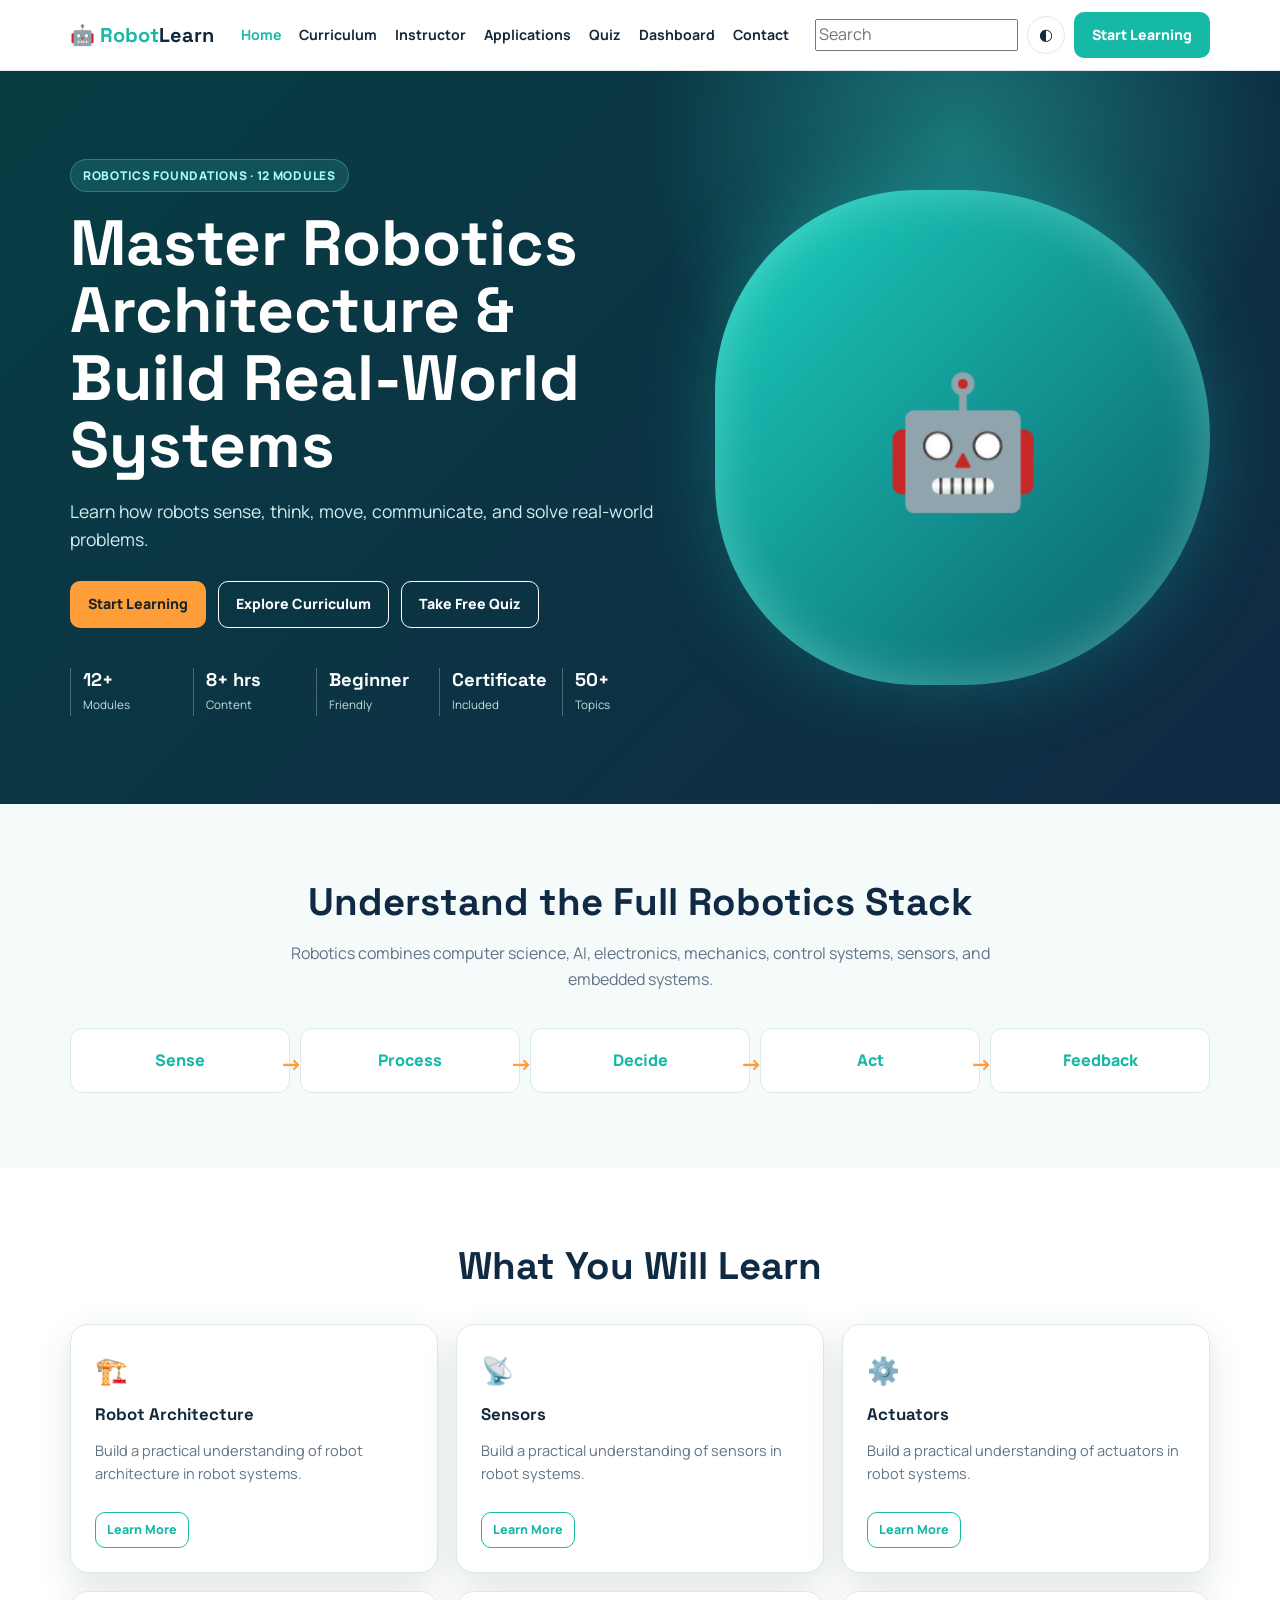
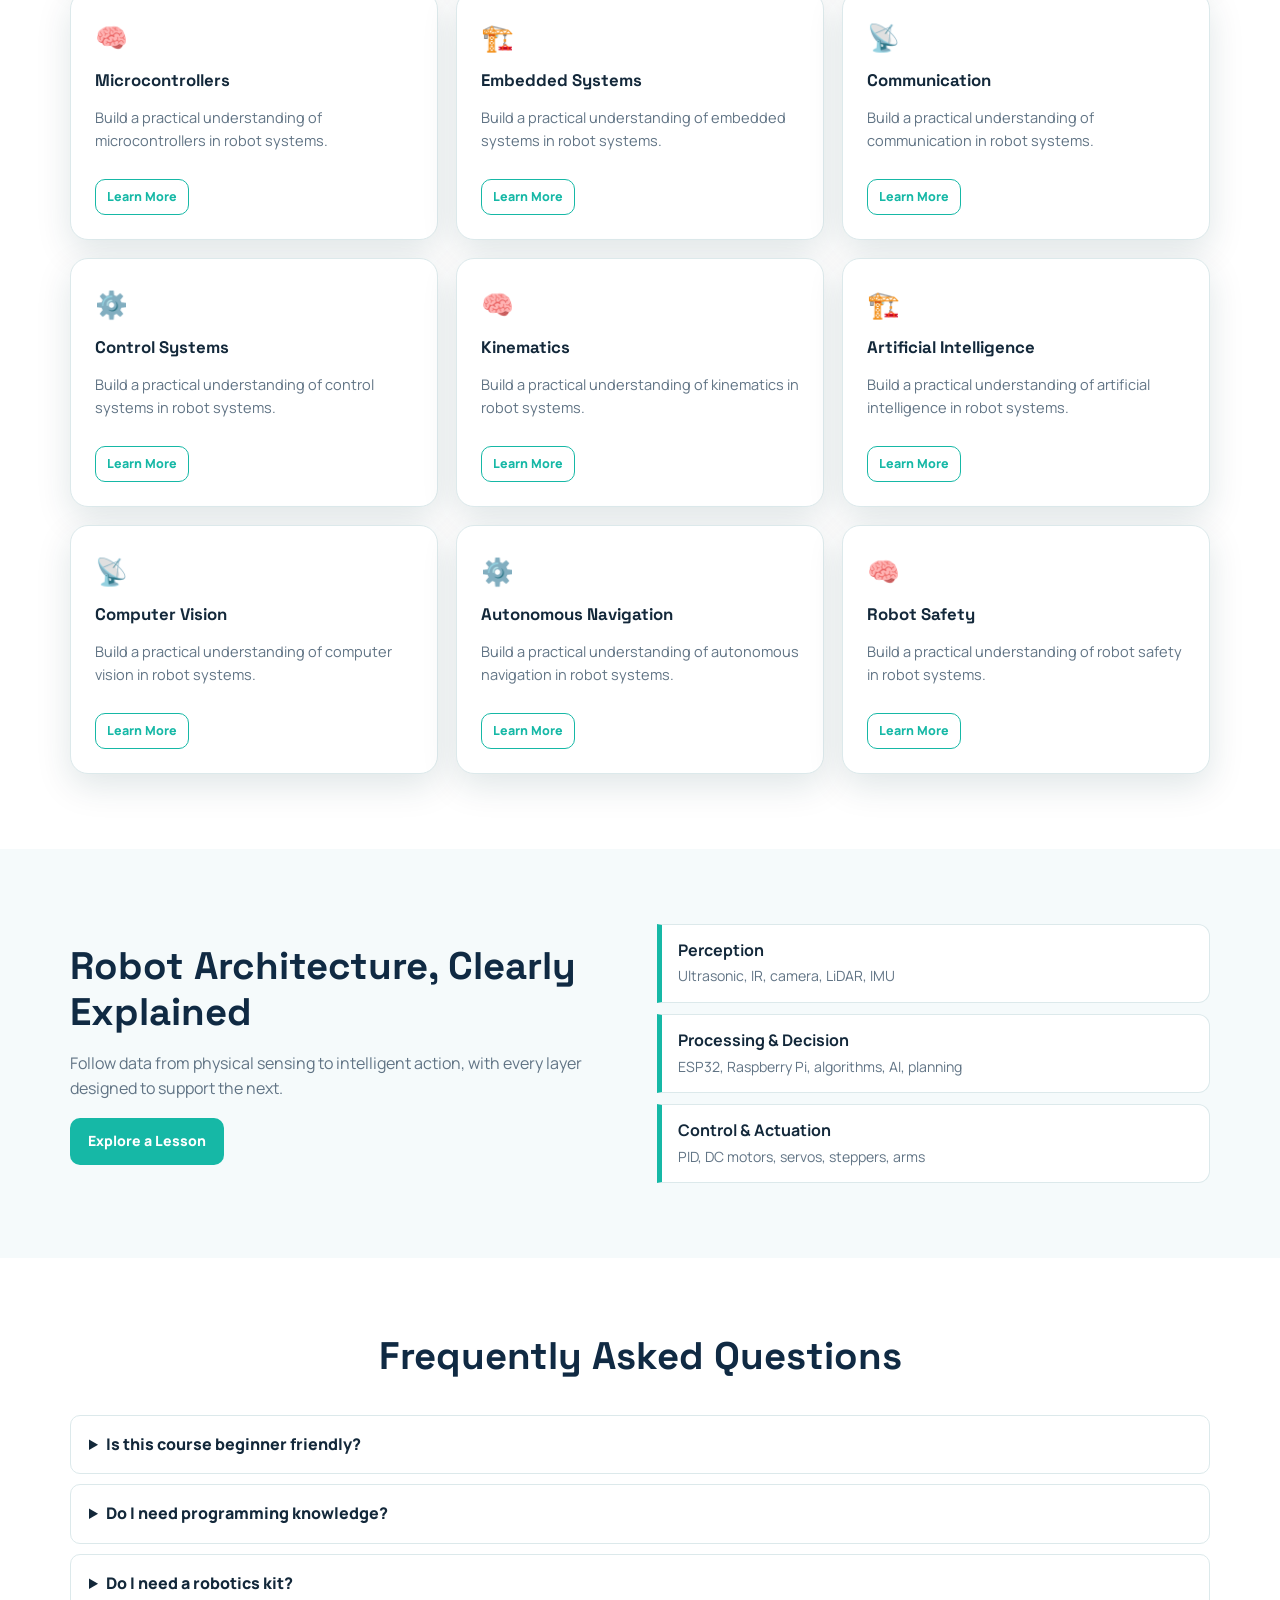
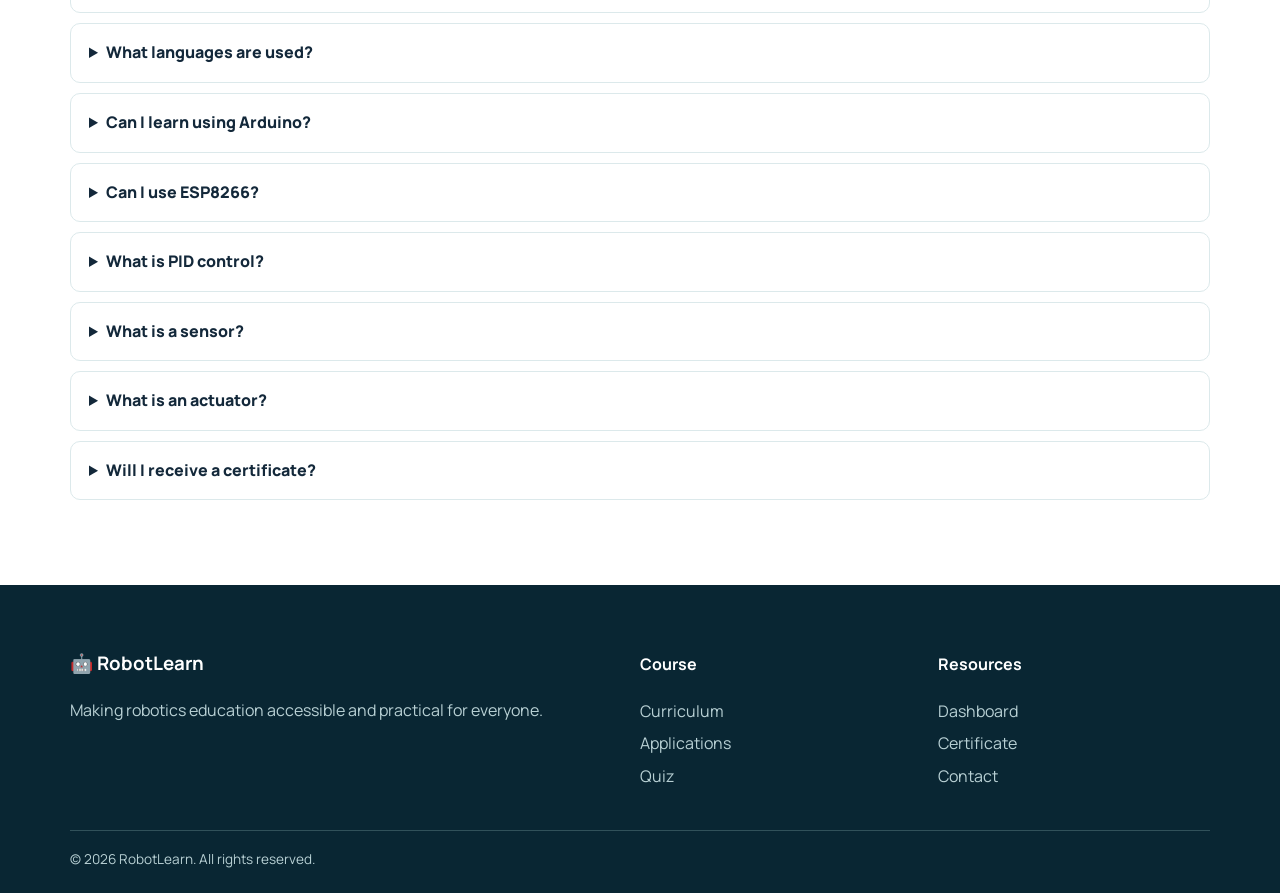
<file: index.html>
<!DOCTYPE html>
<html

<head>
    

    <title>RobotLearn | Robotics Course</title>

    <link rel="stylesheet" href="css/style.css">
</head>

<body>

    <!-- Navigation -->
    <nav class="navbar">
        <div class="container nav-container">

            <a class="logo" href="index.html">
                🤖 Robot<span>Learn</span>
            </a>

            <button class="menu-toggle" aria-label="Open navigation">
                ☰
            </button>

            <ul class="nav-links">
                <li><a href="index.html">Home</a></li>
                <li><a href="curriculum.html">Curriculum</a></li>
                <li><a href="instructor.html">Instructor</a></li>
                <li><a href="applications.html">Applications</a></li>
                <li><a href="quiz.html">Quiz</a></li>
                <li><a href="dashboard.html">Dashboard</a></li>
                <li><a href="contact.html">Contact</a></li>
            </ul>

            <div class="nav-actions">

                <div class="search">
                    <input
                        id="siteSearch"
                        aria-label="Search lessons"
                        placeholder="Search"
                    >

                    <div
                        id="searchResults"
                        class="search-results hidden">
                    </div>
                </div>

                <button
                    class="theme-toggle"
                    aria-label="Toggle dark mode">
                    ◐
                </button>

                <a class="btn btn-primary" href="enroll.html">
                    Start Learning
                </a>

            </div>
        </div>
    </nav>


    <main>

        <!-- Hero Section -->
        <section class="hero">
            <div class="container hero-grid">

                <div>

                    <span class="eyebrow">
                        Robotics foundations · 12 modules
                    </span>

                    <h1>
                        Master Robotics Architecture &amp;
                        Build Real-World Systems
                    </h1>

                    <p>
                        Learn how robots sense, think, move,
                        communicate, and solve real-world problems.
                    </p>

                    <div class="hero-actions">

                        <a class="btn btn-accent" href="enroll.html">
                            Start Learning
                        </a>

                        <a
                            class="btn btn-outline"
                            style="color: #fff; border-color: #fff;"
                            href="curriculum.html">
                            Explore Curriculum
                        </a>

                        <a
                            class="btn btn-outline"
                            style="color: #fff; border-color: #fff;"
                            href="quiz.html">
                            Take Free Quiz
                        </a>

                    </div>


                    <div class="hero-stats">

                        <div class="stat">
                            <b>12+</b>
                            <span>Modules</span>
                        </div>

                        <div class="stat">
                            <b>8+ hrs</b>
                            <span>Content</span>
                        </div>

                        <div class="stat">
                            <b>Beginner</b>
                            <span>Friendly</span>
                        </div>

                        <div class="stat">
                            <b>Certificate</b>
                            <span>Included</span>
                        </div>

                        <div class="stat">
                            <b>50+</b>
                            <span>Topics</span>
                        </div>

                    </div>

                </div>


                <div class="robot-orb">
                    🤖
                </div>

            </div>
        </section>


        <!-- Robotics Process -->
        <section class="section">

            <div class="container">

                <div class="section-head">

                    <h2>
                        Understand the Full Robotics Stack
                    </h2>

                    <p class="muted">
                        Robotics combines computer science, AI,
                        electronics, mechanics, control systems,
                        sensors, and embedded systems.
                    </p>

                </div>


                <div class="process">

                    <div>Sense</div>
                    <div>Process</div>
                    <div>Decide</div>
                    <div>Act</div>
                    <div>Feedback</div>

                </div>

            </div>

        </section>


        <!-- Topics -->
        <section class="section alt">

            <div class="container">

                <div class="section-head">

                    <h2>
                        What You Will Learn
                    </h2>

                </div>

                <div class="grid" id="topics"></div>

            </div>

        </section>


        <!-- Architecture -->
        <section class="section">

            <div class="container split">

                <div>

                    <h2>
                        Robot Architecture,
                        Clearly Explained
                    </h2>

                    <p class="muted">
                        Follow data from physical sensing to
                        intelligent action, with every layer
                        designed to support the next.
                    </p>

                    <a
                        class="btn btn-primary"
                        href="curriculum.html?lesson=Perception%20layer">
                        Explore a Lesson
                    </a>

                </div>


                <div class="architecture">

                    <div class="layer">

                        <b>Perception</b>

                        <span>
                            Ultrasonic, IR, camera, LiDAR, IMU
                        </span>

                    </div>


                    <div class="layer">

                        <b>Processing &amp; Decision</b>

                        <span>
                            ESP32, Raspberry Pi, algorithms,
                            AI, planning
                        </span>

                    </div>


                    <div class="layer">

                        <b>Control &amp; Actuation</b>

                        <span>
                            PID, DC motors, servos,
                            steppers, arms
                        </span>

                    </div>

                </div>

            </div>

        </section>


        <!-- FAQ -->
        <section class="section alt">

            <div class="container">

                <div class="section-head">

                    <h2>
                        Frequently Asked Questions
                    </h2>

                </div>

                <div class="faq" id="faq"></div>

            </div>

        </section>

    </main>


    <!-- Footer -->
    <footer class="footer">

        <div class="container footer-grid">

            <div>

                <h3>
                    🤖 RobotLearn
                </h3>

                <p>
                    Making robotics education accessible
                    and practical for everyone.
                </p>

            </div>


            <div>

                <h4>Course</h4>

                <ul>
                    <li>
                        <a href="curriculum.html">
                            Curriculum
                        </a>
                    </li>

                    <li>
                        <a href="applications.html">
                            Applications
                        </a>
                    </li>

                    <li>
                        <a href="quiz.html">
                            Quiz
                        </a>
                    </li>
                </ul>

            </div>


            <div>

                <h4>Resources</h4>

                <ul>
                    <li>
                        <a href="dashboard.html">
                            Dashboard
                        </a>
                    </li>

                    <li>
                        <a href="certificate.html">
                            Certificate
                        </a>
                    </li>

                    <li>
                        <a href="contact.html">
                            Contact
                        </a>
                    </li>
                </ul>

            </div>

        </div>


        <div class="container footer-bottom">

            © 2026 RobotLearn. All rights reserved.

        </div>

    </footer>


    <!-- JavaScript -->
    <script src="js/script.js"></script>

    <script>

        /* Course Topics */

        const topics = [
            "Robot Architecture",
            "Sensors",
            "Actuators",
            "Microcontrollers",
            "Embedded Systems",
            "Communication",
            "Control Systems",
            "Kinematics",
            "Artificial Intelligence",
            "Computer Vision",
            "Autonomous Navigation",
            "Robot Safety"
        ];


        const topicIcons = [
            "🏗️",
            "📡",
            "⚙️",
            "🧠"
        ];


        document.getElementById("topics").innerHTML =
            topics.map((topic, index) => {

                return `
                    <article class="card">

                        <div class="icon">
                            ${topicIcons[index % topicIcons.length]}
                        </div>

                        <h3>
                            ${topic}
                        </h3>

                        <p>
                            Build a practical understanding of
                            ${topic.toLowerCase()}
                            in robot systems.
                        </p>

                        <a
                            class="btn btn-outline small"
                            href="curriculum.html?lesson=${encodeURIComponent(topic)}">
                            Learn More
                        </a>

                    </article>
                `;

            }).join("");


        /* Frequently Asked Questions */

        const faqQuestions = [
            "Is this course beginner friendly?",
            "Do I need programming knowledge?",
            "Do I need a robotics kit?",
            "What languages are used?",
            "Can I learn using Arduino?",
            "Can I use ESP8266?",
            "What is PID control?",
            "What is a sensor?",
            "What is an actuator?",
            "Will I receive a certificate?"
        ];


        document.getElementById("faq").innerHTML =
            faqQuestions.map((question, index) => {

                const answer =
                    index === 9
                        ? "Yes, after completing all lessons."
                        : "You can start with the lessons now; hands-on practice is optional but encouraged.";

                return `
                    <details>

                        <summary>
                            ${question}
                        </summary>

                        <p class="muted">
                            ${answer}
                        </p>

                    </details>
                `;

            }).join("");

    </script>

</body>

</html>
</file>
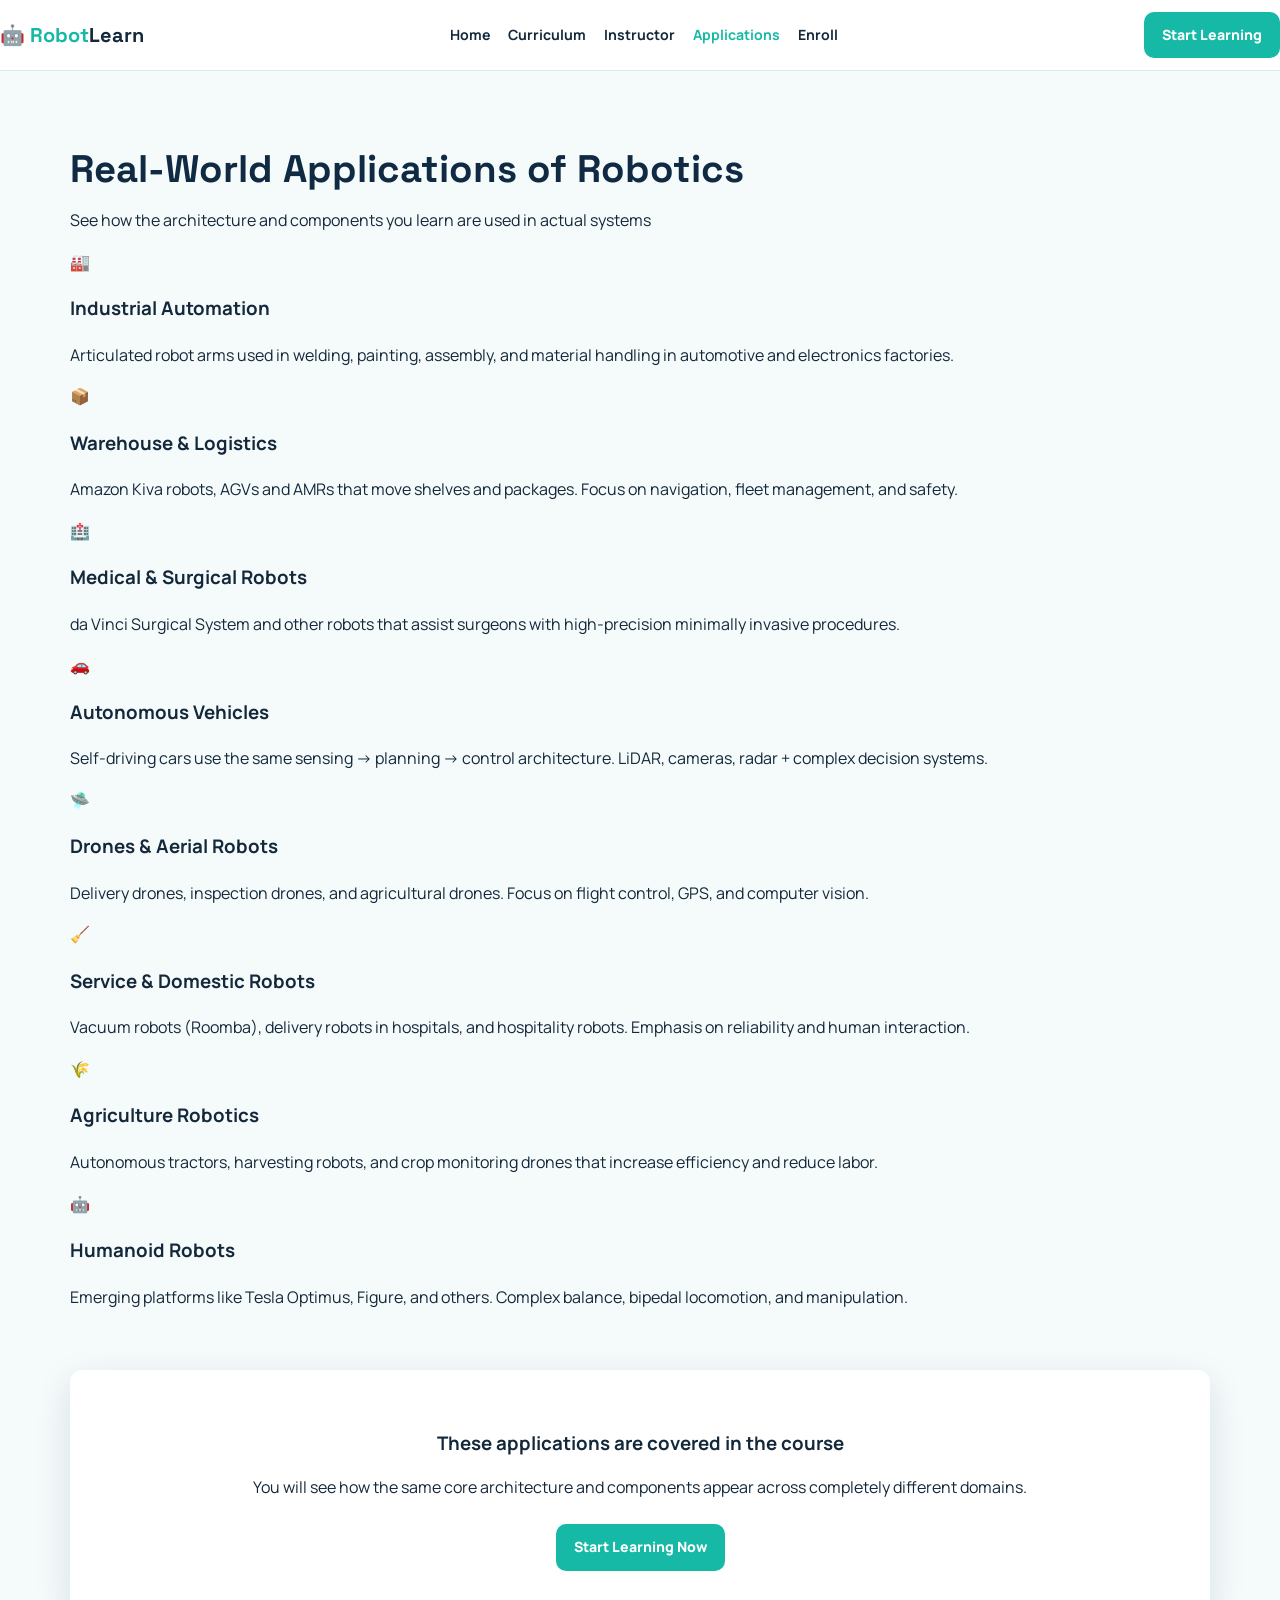
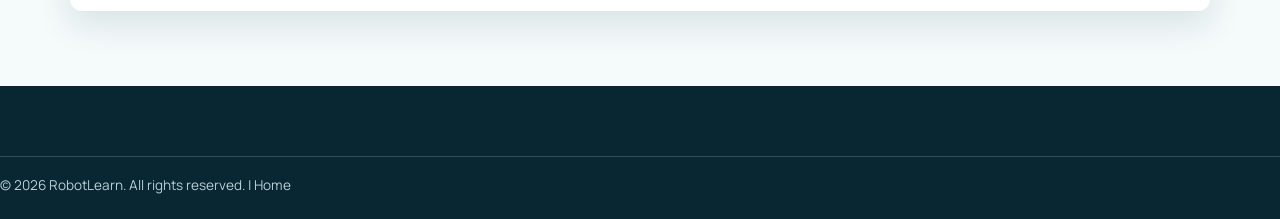
<file: applications.html>
<!DOCTYPE html>
<html lang="en">
<head>
  <meta charset="UTF-8">
  <meta name="viewport" content="width=device-width, initial-scale=1.0">
  <title>Real-World Applications | Robotics Course</title>
  <link rel="stylesheet" href="css/style.css">
</head>
<body>

  <nav class="navbar">
    <div class="nav-container">
      <a href="index.html" class="logo">🤖 Robot<span>Learn</span></a>
      <ul class="nav-links">
        <li><a href="index.html">Home</a></li>
        <li><a href="curriculum.html">Curriculum</a></li>
        <li><a href="instructor.html">Instructor</a></li>
        <li><a href="applications.html" class="active">Applications</a></li>
        <li><a href="enroll.html">Enroll</a></li>
      </ul>
      <a href="enroll.html" class="btn btn-primary">Start Learning</a>
    </div>
  </nav>

  <section class="section">
    <div class="container">
      <h2 class="section-title">Real-World Applications of Robotics</h2>
      <p class="section-subtitle">See how the architecture and components you learn are used in actual systems</p>

      <div class="cards">
        <div class="app-card">
          <div class="img-placeholder">🏭</div>
          <div class="content">
            <h3>Industrial Automation</h3>
            <p>Articulated robot arms used in welding, painting, assembly, and material handling in automotive and electronics factories.</p>
          </div>
        </div>

        <div class="app-card">
          <div class="img-placeholder">📦</div>
          <div class="content">
            <h3>Warehouse & Logistics</h3>
            <p>Amazon Kiva robots, AGVs and AMRs that move shelves and packages. Focus on navigation, fleet management, and safety.</p>
          </div>
        </div>

        <div class="app-card">
          <div class="img-placeholder">🏥</div>
          <div class="content">
            <h3>Medical & Surgical Robots</h3>
            <p>da Vinci Surgical System and other robots that assist surgeons with high-precision minimally invasive procedures.</p>
          </div>
        </div>

        <div class="app-card">
          <div class="img-placeholder">🚗</div>
          <div class="content">
            <h3>Autonomous Vehicles</h3>
            <p>Self-driving cars use the same sensing → planning → control architecture. LiDAR, cameras, radar + complex decision systems.</p>
          </div>
        </div>

        <div class="app-card">
          <div class="img-placeholder">🛸</div>
          <div class="content">
            <h3>Drones & Aerial Robots</h3>
            <p>Delivery drones, inspection drones, and agricultural drones. Focus on flight control, GPS, and computer vision.</p>
          </div>
        </div>

        <div class="app-card">
          <div class="img-placeholder">🧹</div>
          <div class="content">
            <h3>Service & Domestic Robots</h3>
            <p>Vacuum robots (Roomba), delivery robots in hospitals, and hospitality robots. Emphasis on reliability and human interaction.</p>
          </div>
        </div>

        <div class="app-card">
          <div class="img-placeholder">🌾</div>
          <div class="content">
            <h3>Agriculture Robotics</h3>
            <p>Autonomous tractors, harvesting robots, and crop monitoring drones that increase efficiency and reduce labor.</p>
          </div>
        </div>

        <div class="app-card">
          <div class="img-placeholder">🤖</div>
          <div class="content">
            <h3>Humanoid Robots</h3>
            <p>Emerging platforms like Tesla Optimus, Figure, and others. Complex balance, bipedal locomotion, and manipulation.</p>
          </div>
        </div>
      </div>

      <div style="margin-top:60px;background:#fff;padding:40px;border-radius:12px;box-shadow:var(--shadow);text-align:center;">
        <h3 style="margin-bottom:12px;">These applications are covered in the course</h3>
        <p style="color:var(--text-light);margin-bottom:24px;">You will see how the same core architecture and components appear across completely different domains.</p>
        <a href="enroll.html" class="btn btn-primary">Start Learning Now</a>
      </div>
    </div>
  </section>

  <footer class="footer">
    <div class="footer-bottom">
      © 2026 RobotLearn. All rights reserved. | <a href="index.html">Home</a>
    </div>
  </footer>

  <script src="js/script.js"></script>
</body>
</html>
</file>
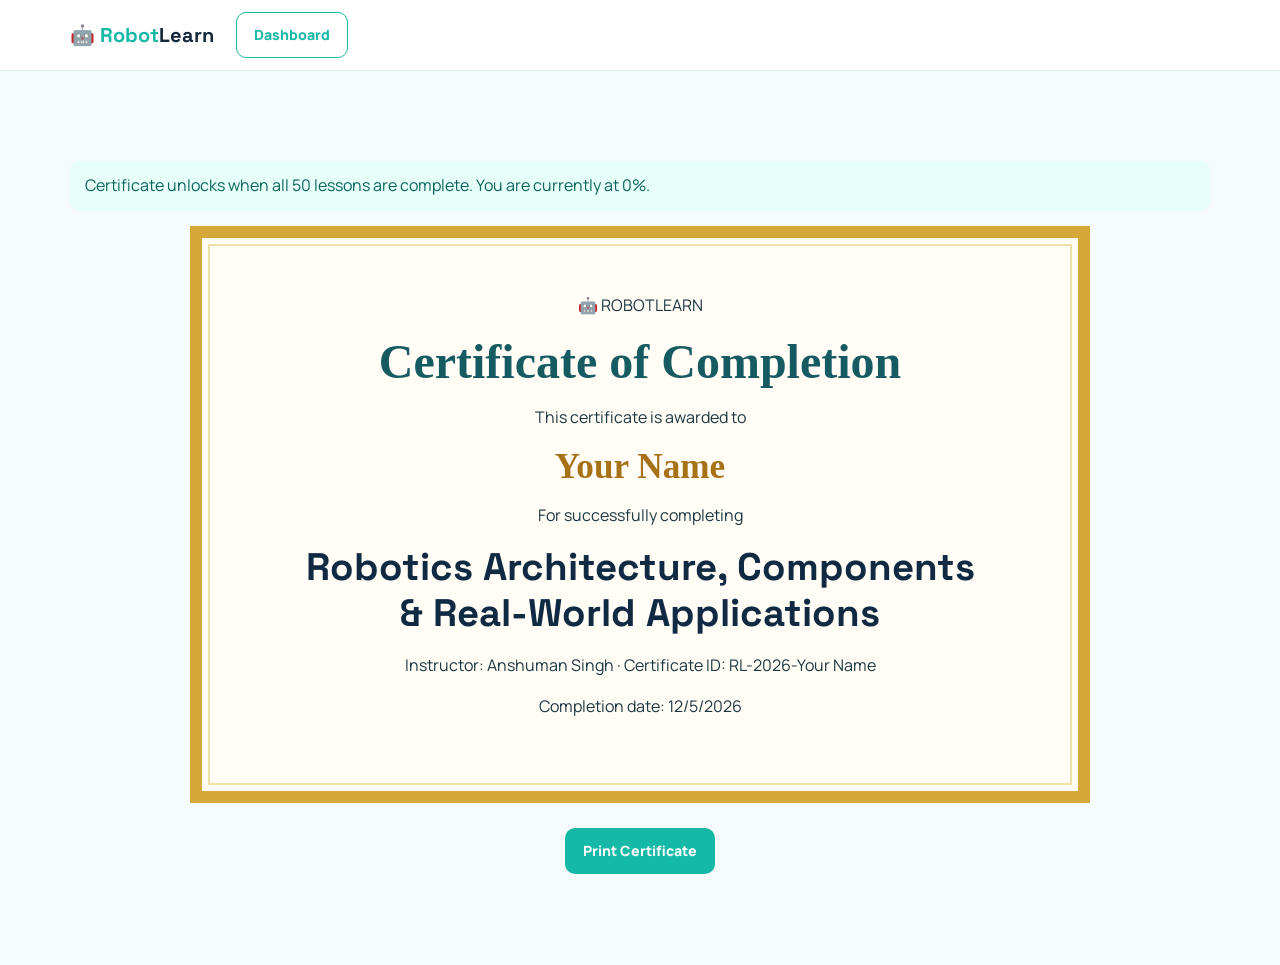
<file: certificate.html>
<!doctype html><html lang="en"><head><meta charset="utf-8"><meta name="viewport" content="width=device-width,initial-scale=1"><title>Certificate | RobotLearn</title><link rel="stylesheet" href="css/style.css"></head><body><nav class="navbar"><div class="container nav-container"><a class="logo" href="index.html">🤖 Robot<span>Learn</span></a><a class="btn btn-outline" href="dashboard.html">Dashboard</a></div></nav><main class="section"><div class="container" id="certificateStatus"></div><div class="certificate"><div>🤖 ROBOTLEARN</div><h1>Certificate of Completion</h1><p>This certificate is awarded to</p><div class="name" data-cert-name>Your Name</div><p>For successfully completing</p><h2>Robotics Architecture, Components<br>& Real-World Applications</h2><p>Instructor: Anshuman Singh · Certificate ID: RL-2026-<span data-cert-name>STUDENT</span></p><p>Completion date: <span id="date"></span></p></div><p style="text-align:center;margin-top:25px"><button class="btn btn-primary" id="printCertificate">Print Certificate</button></p></main><script src="js/script.js"></script><script>date.textContent=new Date().toLocaleDateString()</script></body></html>
</file>
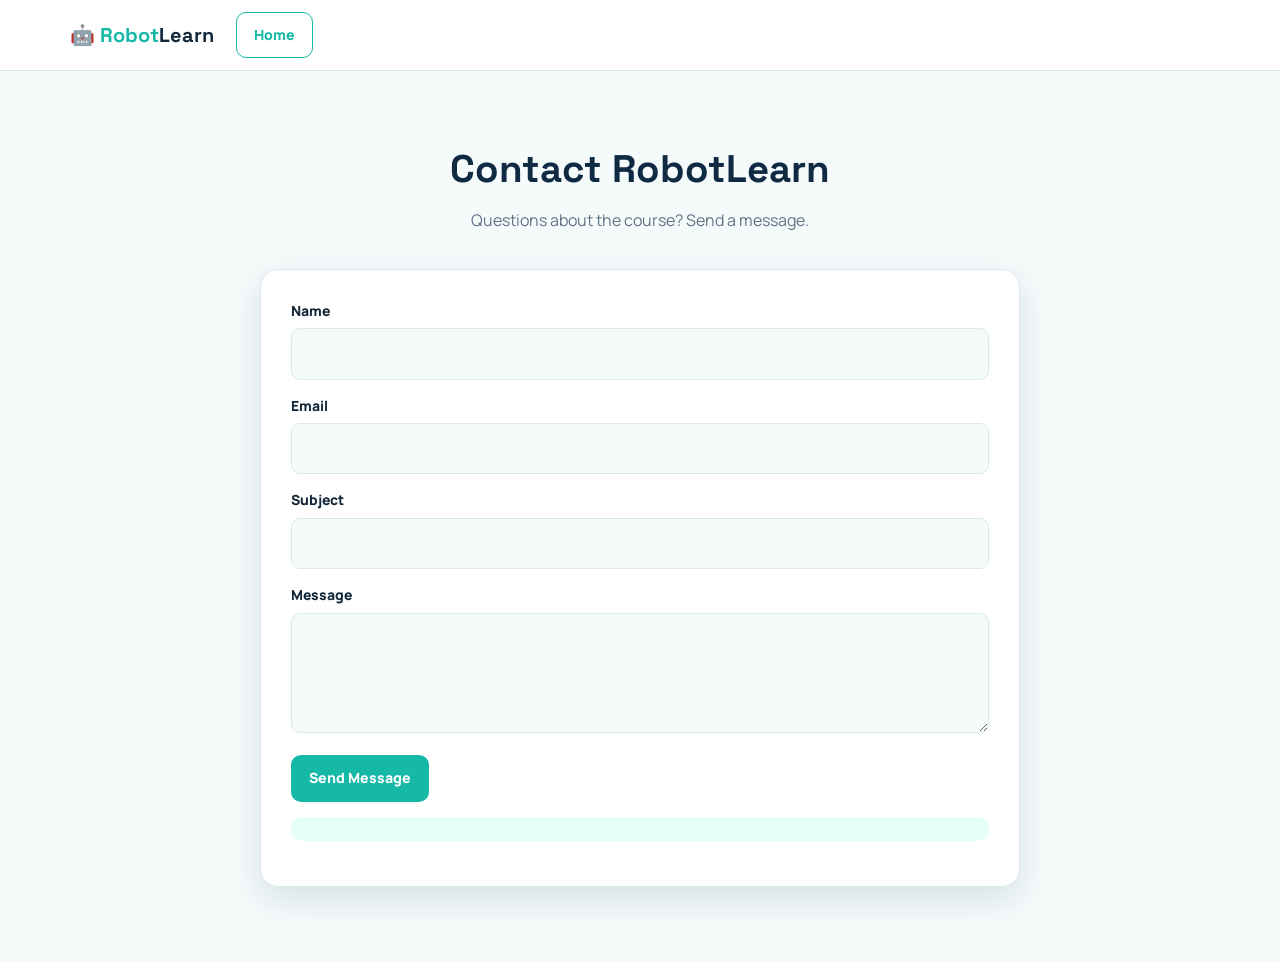
<file: contact.html>
<!doctype html><html lang="en"><head><meta charset="utf-8"><meta name="viewport" content="width=device-width,initial-scale=1"><title>Contact | RobotLearn</title><link rel="stylesheet" href="css/style.css"></head><body><nav class="navbar"><div class="container nav-container"><a class="logo" href="index.html">🤖 Robot<span>Learn</span></a><a class="btn btn-outline" href="index.html">Home</a></div></nav><main class="section"><div class="container"><div class="section-head"><h2>Contact RobotLearn</h2><p class="muted">Questions about the course? Send a message.</p></div><form class="form-card" id="contactForm"><div class="form-group"><label for="contactName">Name</label><input id="contactName" name="name" required></div><div class="form-group"><label for="contactEmail">Email</label><input id="contactEmail" name="email" type="email" required></div><div class="form-group"><label for="subject">Subject</label><input id="subject" name="subject" required></div><div class="form-group"><label for="message">Message</label><textarea id="message" name="message" required></textarea></div><button class="btn btn-primary">Send Message</button><p id="contactMessage" class="notice" aria-live="polite"></p></form></div></main><script src="js/script.js"></script></body></html>
</file>
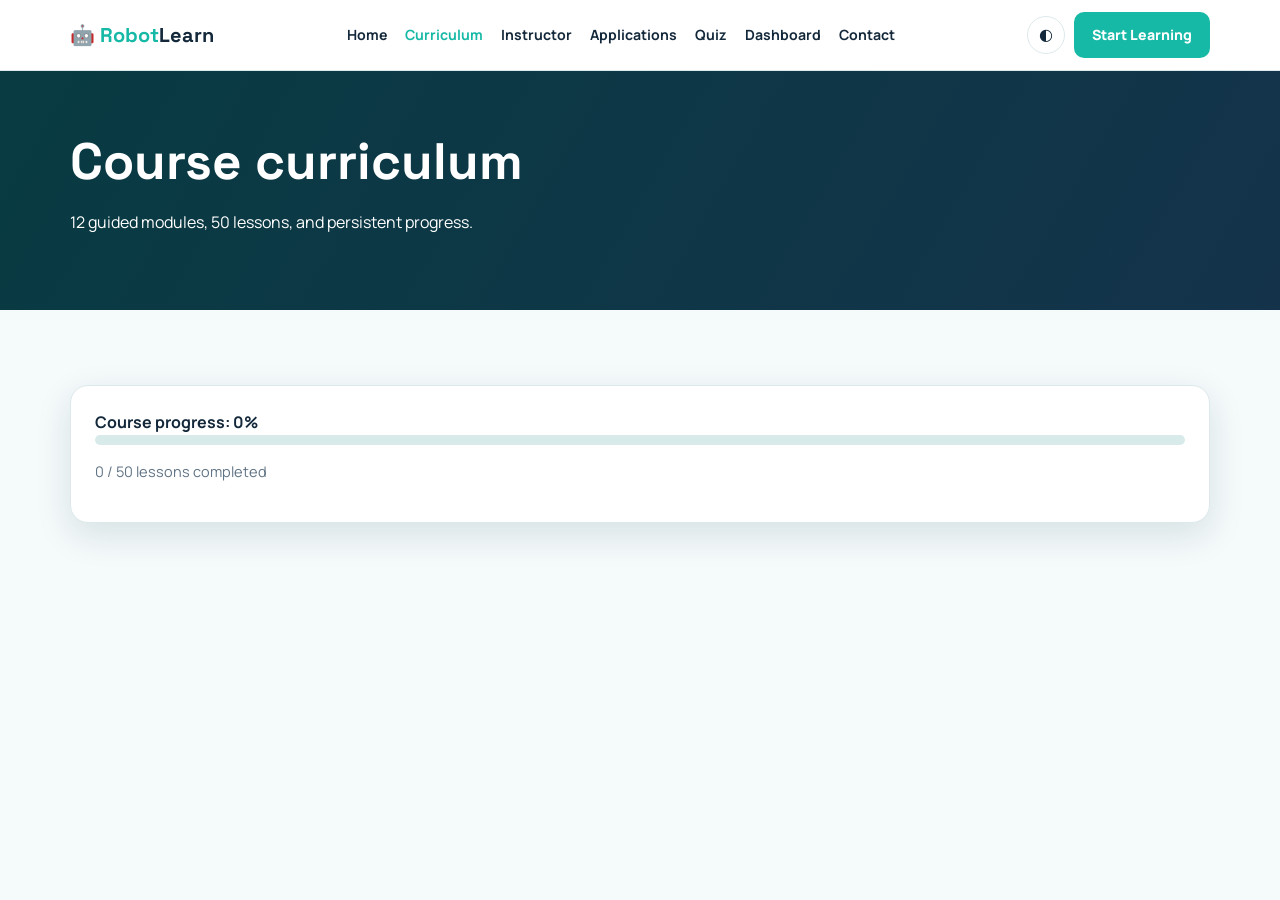
<file: curriculum.html>
<!doctype html><html lang="en"><head><meta charset="utf-8"><meta name="viewport" content="width=device-width,initial-scale=1"><title>Curriculum | RobotLearn</title><link rel="stylesheet" href="css/style.css"></head><body><nav class="navbar"><div class="container nav-container"><a class="logo" href="index.html">🤖 Robot<span>Learn</span></a><button class="menu-toggle">☰</button><ul class="nav-links"><li><a href="index.html">Home</a></li><li><a href="curriculum.html">Curriculum</a></li><li><a href="instructor.html">Instructor</a></li><li><a href="applications.html">Applications</a></li><li><a href="quiz.html">Quiz</a></li><li><a href="dashboard.html">Dashboard</a></li><li><a href="contact.html">Contact</a></li></ul><div class="nav-actions"><button class="theme-toggle">◐</button><a class="btn btn-primary" href="enroll.html">Start Learning</a></div></div></nav><header class="page-hero"><div class="container"><h1>Course curriculum</h1><p>12 guided modules, 50 lessons, and persistent progress.</p></div></header><main class="section"><div class="container"><div class="card"><b>Course progress: <span data-progress>0%</span></b><div class="progress-wrap"><div class="progress-bar"></div></div><p class="muted"><span data-completed>0</span> / 50 lessons completed</p></div><div id="modules"></div></div></main><div class="modal hidden" id="lessonModal"><div class="modal-content"></div></div><script src="js/script.js"></script><script>const M=[['Introduction to Robotics',['What is Robotics?','History of robotics','Types of robots','Robot components']],['Robot Architecture',['Perception layer','Processing layer','Decision making','Control layer']],['Sensors',['Sensors overview','Distance sensors','Vision sensors','IMU and environmental sensors']],['Actuators and Motors',['Motors and servos','Stepper motors','Motor drivers','Actuator selection']],['Microcontrollers',['Arduino basics','ESP32 foundations','Raspberry Pi','Choosing a controller']],['Embedded Systems',['Embedded systems','Real-time operation','Input and output','System integration']],['Robot Communication',['Robot communication','UART','I2C and SPI','CAN bus']],['Control Systems',['PID control','Feedback loops','Motor control','Tuning a controller']],['Robot Kinematics',['Kinematics','Joints and links','Forward kinematics','Motion paths']],['Artificial Intelligence in Robotics',['Artificial Intelligence in Robotics','Machine learning','Planning','Edge computing']],['Computer Vision and Autonomous Robots',['Computer vision','Navigation','Path planning','Obstacle avoidance']],['Real-World Robotics Projects',['Obstacle robot','Line follower','Robotic arm','Autonomous rover']];modules.innerHTML=M.map((m,i)=>`<details class="module"><summary>Module ${i+1}: ${m[0]} <span>4 lessons · ${30+i*5} min</span></summary><div class="module-body">${m[1].map(x=>`<div class="lesson"><button data-lesson="${x}">${x}</button><span>Open lesson →</span></div>`).join('')}<button class="btn btn-primary small" onclick="document.querySelectorAll('[data-lesson]')[${i*4}].click()">Start module</button></div></details>`).join('')</script></body></html>
</file>
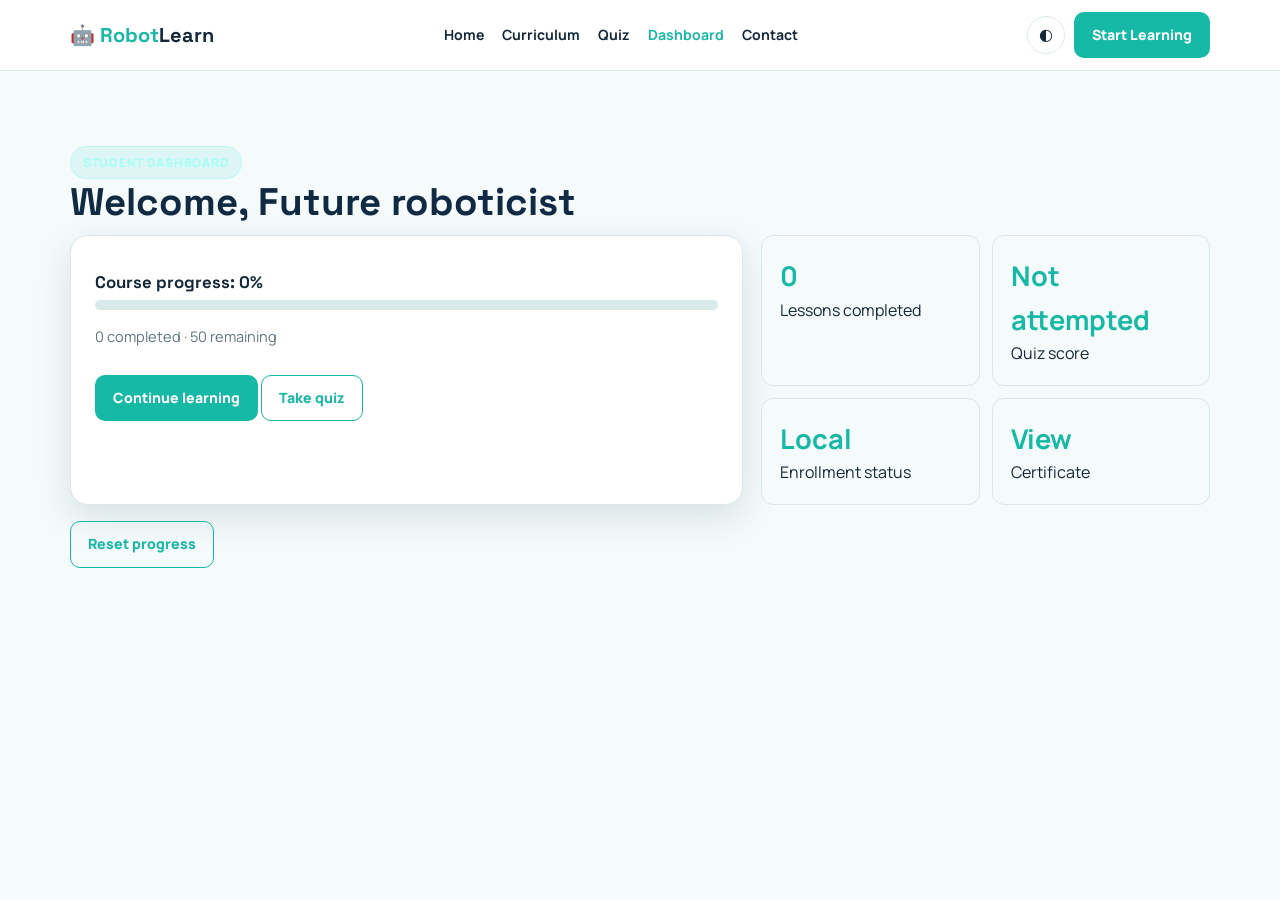
<file: dashboard.html>
<!doctype html><html lang="en"><head><meta charset="utf-8"><meta name="viewport" content="width=device-width,initial-scale=1"><title>Dashboard | RobotLearn</title><link rel="stylesheet" href="css/style.css"></head><body><nav class="navbar"><div class="container nav-container"><a class="logo" href="index.html">🤖 Robot<span>Learn</span></a><button class="menu-toggle">☰</button><ul class="nav-links"><li><a href="index.html">Home</a></li><li><a href="curriculum.html">Curriculum</a></li><li><a href="quiz.html">Quiz</a></li><li><a href="dashboard.html">Dashboard</a></li><li><a href="contact.html">Contact</a></li></ul><div class="nav-actions"><button class="theme-toggle">◐</button><a class="btn btn-primary" href="enroll.html">Start Learning</a></div></div></nav><main class="section"><div class="container"><span class="eyebrow">Student dashboard</span><h2>Welcome, <span data-name>Future roboticist</span></h2><div class="dashboard-grid"><div class="card"><h3>Course progress: <span data-progress>0%</span></h3><div class="progress-wrap"><div class="progress-bar"></div></div><p class="muted"><span data-completed>0</span> completed · <span data-remaining>50</span> remaining</p><p><a class="btn btn-primary" href="curriculum.html">Continue learning</a> <a class="btn btn-outline" href="quiz.html">Take quiz</a></p></div><div class="metric-grid"><div class="metric"><b data-completed>0</b>Lessons completed</div><div class="metric"><b data-score>Not attempted</b>Quiz score</div><div class="metric"><b>Local</b>Enrollment status</div><div class="metric"><b><a href="certificate.html">View</a></b>Certificate</div></div></div><p><button class="btn btn-outline" id="resetProgress">Reset progress</button></p></div></main><script src="js/script.js"></script></body></html>
</file>
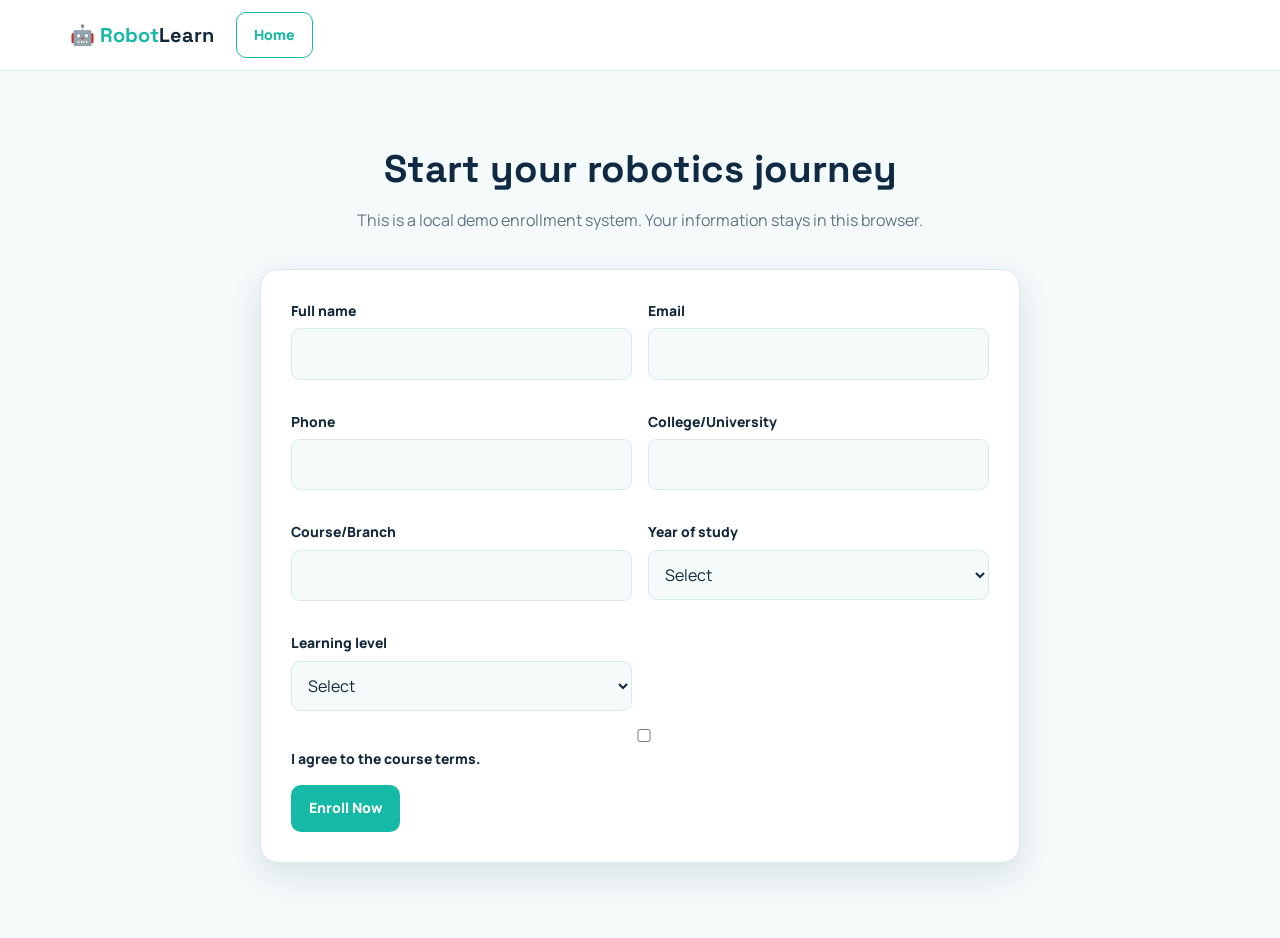
<file: enroll.html>
<!doctype html><html lang="en"><head><meta charset="utf-8"><meta name="viewport" content="width=device-width,initial-scale=1"><title>Enroll | RobotLearn</title><link rel="stylesheet" href="css/style.css"></head><body><nav class="navbar"><div class="container nav-container"><a class="logo" href="index.html">🤖 Robot<span>Learn</span></a><a class="btn btn-outline" href="index.html">Home</a></div></nav><main class="section"><div class="container"><div class="section-head"><h2>Start your robotics journey</h2><p class="muted">This is a local demo enrollment system. Your information stays in this browser.</p></div><form class="form-card" id="enrollForm" novalidate><div class="form-grid"><div class="form-group"><label for="name">Full name</label><input id="name" name="name" required></div><div class="form-group"><label for="email">Email</label><input id="email" name="email" type="email" required></div><div class="form-group"><label for="phone">Phone</label><input id="phone" name="phone" type="tel" required></div><div class="form-group"><label for="college">College/University</label><input id="college" name="college" required></div><div class="form-group"><label for="branch">Course/Branch</label><input id="branch" name="branch" required></div><div class="form-group"><label for="year">Year of study</label><select id="year" name="year" required><option value="">Select</option><option>First year</option><option>Second year</option><option>Third year</option><option>Final year</option><option>Graduate</option></select></div><div class="form-group"><label for="level">Learning level</label><select id="level" name="level" required><option value="">Select</option><option>Beginner</option><option>Intermediate</option><option>Advanced</option></select></div></div><div class="form-group"><label><input type="checkbox" required> I agree to the course terms.</label></div><p id="formMessage" class="error" aria-live="polite"></p><button class="btn btn-primary" type="submit">Enroll Now</button></form></div></main><script src="js/script.js"></script></body></html>
</file>
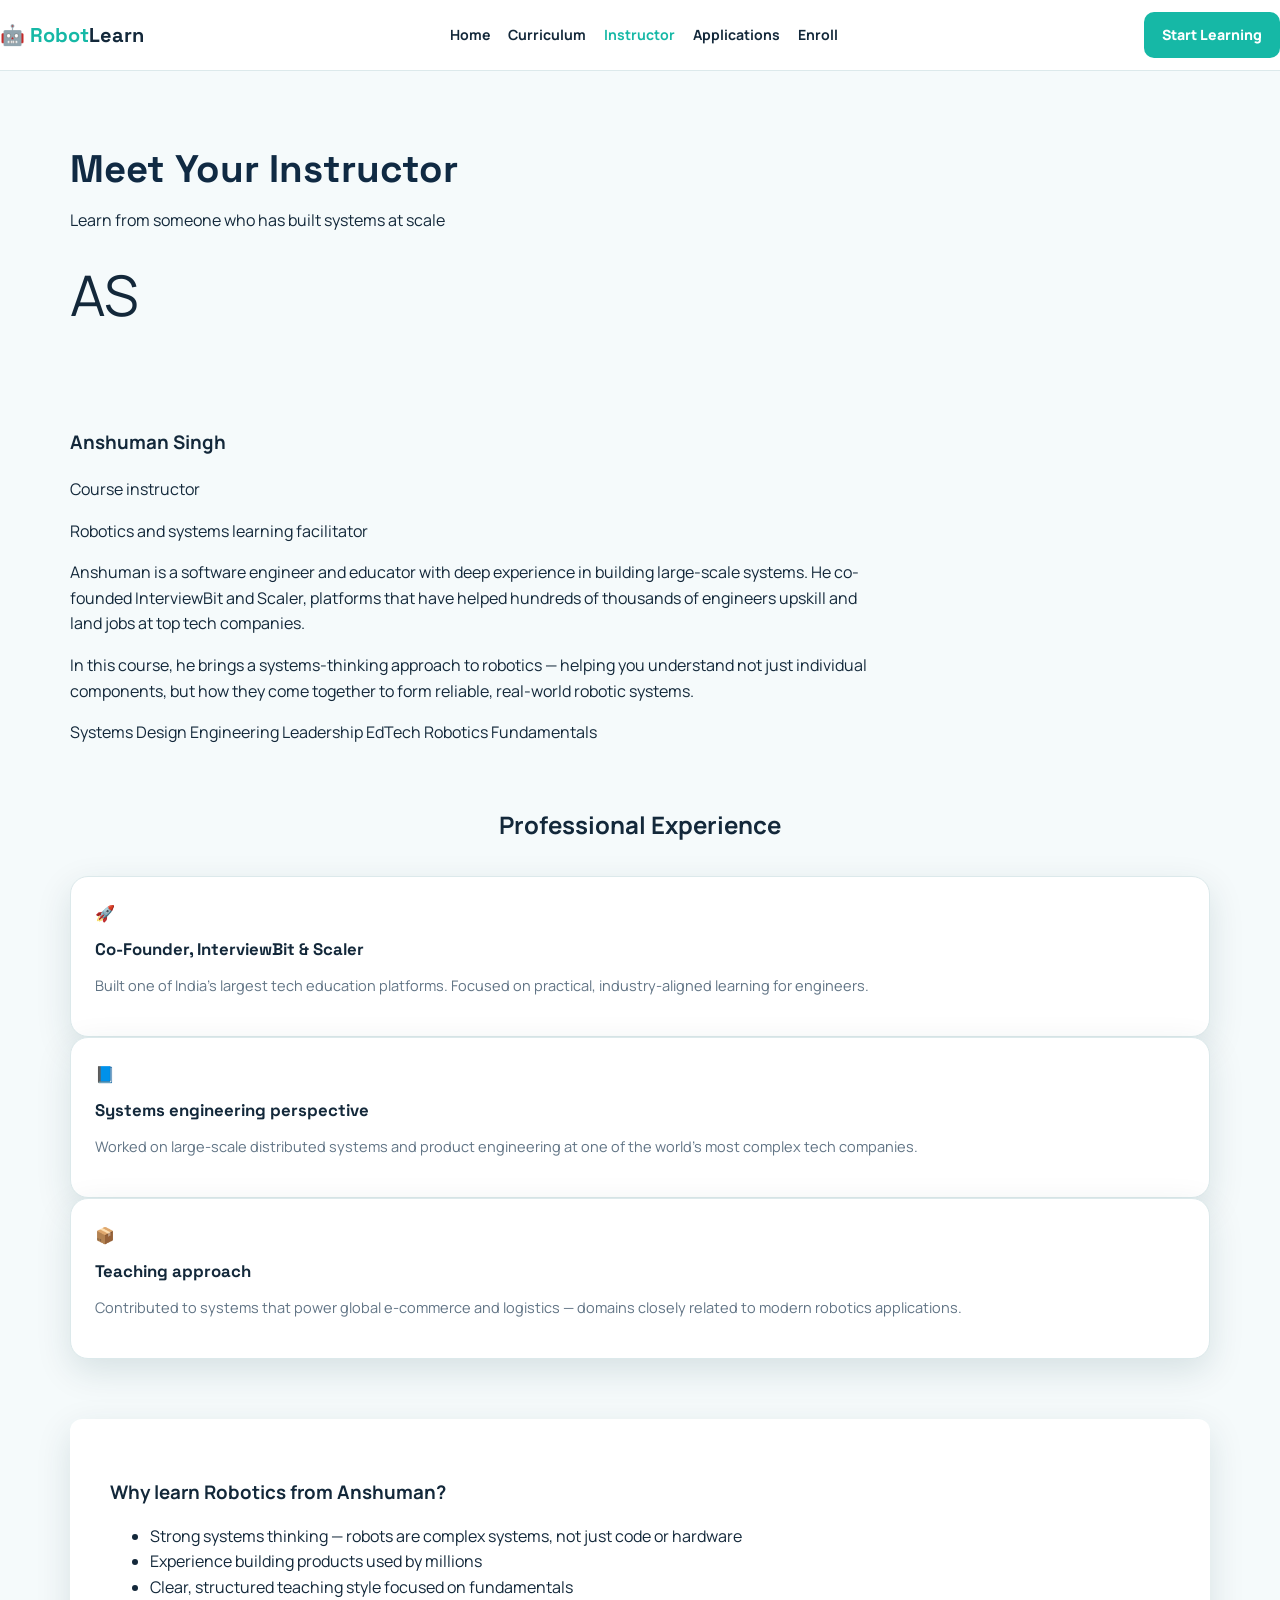
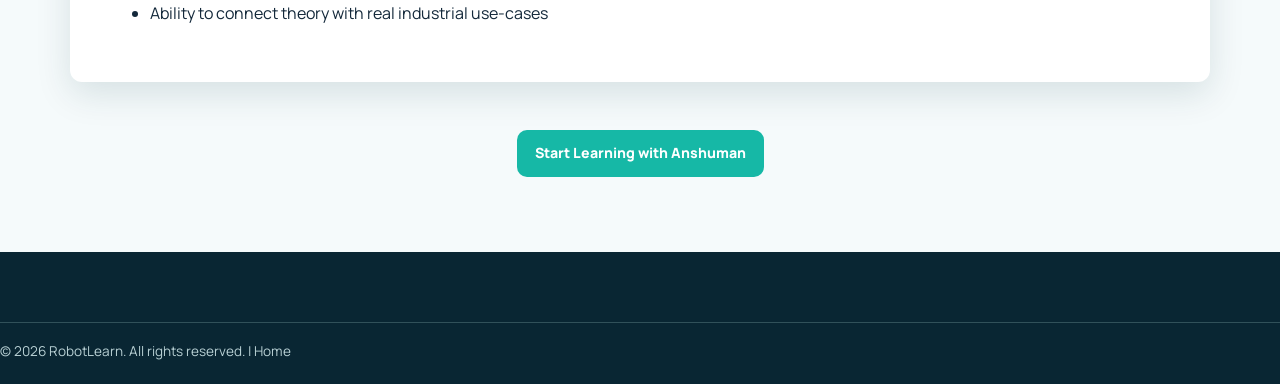
<file: instructor.html>
<!DOCTYPE html>
<html lang="en">
<head>
  <meta charset="UTF-8">
  <meta name="viewport" content="width=device-width, initial-scale=1.0">
  <title>Instructor | Anshuman Singh</title>
  <link rel="stylesheet" href="css/style.css">
</head>
<body>

  <nav class="navbar">
    <div class="nav-container">
      <a href="index.html" class="logo">🤖 Robot<span>Learn</span></a>
      <ul class="nav-links">
        <li><a href="index.html">Home</a></li>
        <li><a href="curriculum.html">Curriculum</a></li>
        <li><a href="instructor.html" class="active">Instructor</a></li>
        <li><a href="applications.html">Applications</a></li>
        <li><a href="enroll.html">Enroll</a></li>
      </ul>
      <a href="enroll.html" class="btn btn-primary">Start Learning</a>
    </div>
  </nav>

  <section class="section">
    <div class="container">
      <h2 class="section-title">Meet Your Instructor</h2>
      <p class="section-subtitle">Learn from someone who has built systems at scale</p>

      <div class="instructor-card" style="max-width:800px;">
        <div class="instructor-avatar" style="width:160px;height:160px;font-size:3.5rem;">AS</div>
        <div class="instructor-info">
          <h3>Anshuman Singh</h3>
          <div class="role">Course instructor</div>
          <p style="margin-bottom:12px;">Robotics and systems learning facilitator</p>
          <p>
            Anshuman is a software engineer and educator with deep experience in building large-scale systems. 
            He co-founded InterviewBit and Scaler, platforms that have helped hundreds of thousands of engineers 
            upskill and land jobs at top tech companies.
          </p>
          <p style="margin-top:12px;">
            In this course, he brings a systems-thinking approach to robotics — helping you understand not just 
            individual components, but how they come together to form reliable, real-world robotic systems.
          </p>
          <div class="badges" style="margin-top:16px;">
            <span class="badge">Systems Design</span>
            <span class="badge">Engineering Leadership</span>
            <span class="badge">EdTech</span>
            <span class="badge">Robotics Fundamentals</span>
          </div>
        </div>
      </div>

      <!-- Experience -->
      <div style="margin-top:60px;">
        <h3 style="text-align:center;margin-bottom:32px;font-size:1.5rem;">Professional Experience</h3>
        <div class="cards">
          <div class="card">
            <div class="card-icon">🚀</div>
            <h3>Co-Founder, InterviewBit & Scaler</h3>
            <p>Built one of India’s largest tech education platforms. Focused on practical, industry-aligned learning for engineers.</p>
          </div>
          <div class="card">
            <div class="card-icon">📘</div>
            <h3>Systems engineering perspective</h3>
            <p>Worked on large-scale distributed systems and product engineering at one of the world’s most complex tech companies.</p>
          </div>
          <div class="card">
            <div class="card-icon">📦</div>
            <h3>Teaching approach</h3>
            <p>Contributed to systems that power global e-commerce and logistics — domains closely related to modern robotics applications.</p>
          </div>
        </div>
      </div>

      <!-- Why this instructor -->
      <div style="margin-top:60px;background:#fff;padding:40px;border-radius:12px;box-shadow:var(--shadow);">
        <h3 style="margin-bottom:16px;">Why learn Robotics from Anshuman?</h3>
        <ul class="learn-list">
          <li>Strong systems thinking — robots are complex systems, not just code or hardware</li>
          <li>Experience building products used by millions</li>
          <li>Clear, structured teaching style focused on fundamentals</li>
          <li>Ability to connect theory with real industrial use-cases</li>
        </ul>
      </div>

      <div style="text-align:center;margin-top:48px;">
        <a href="enroll.html" class="btn btn-primary">Start Learning with Anshuman</a>
      </div>
    </div>
  </section>

  <footer class="footer">
    <div class="footer-bottom">
      © 2026 RobotLearn. All rights reserved. | <a href="index.html">Home</a>
    </div>
  </footer>

  <script src="js/script.js"></script>
</body>
</html>
</file>
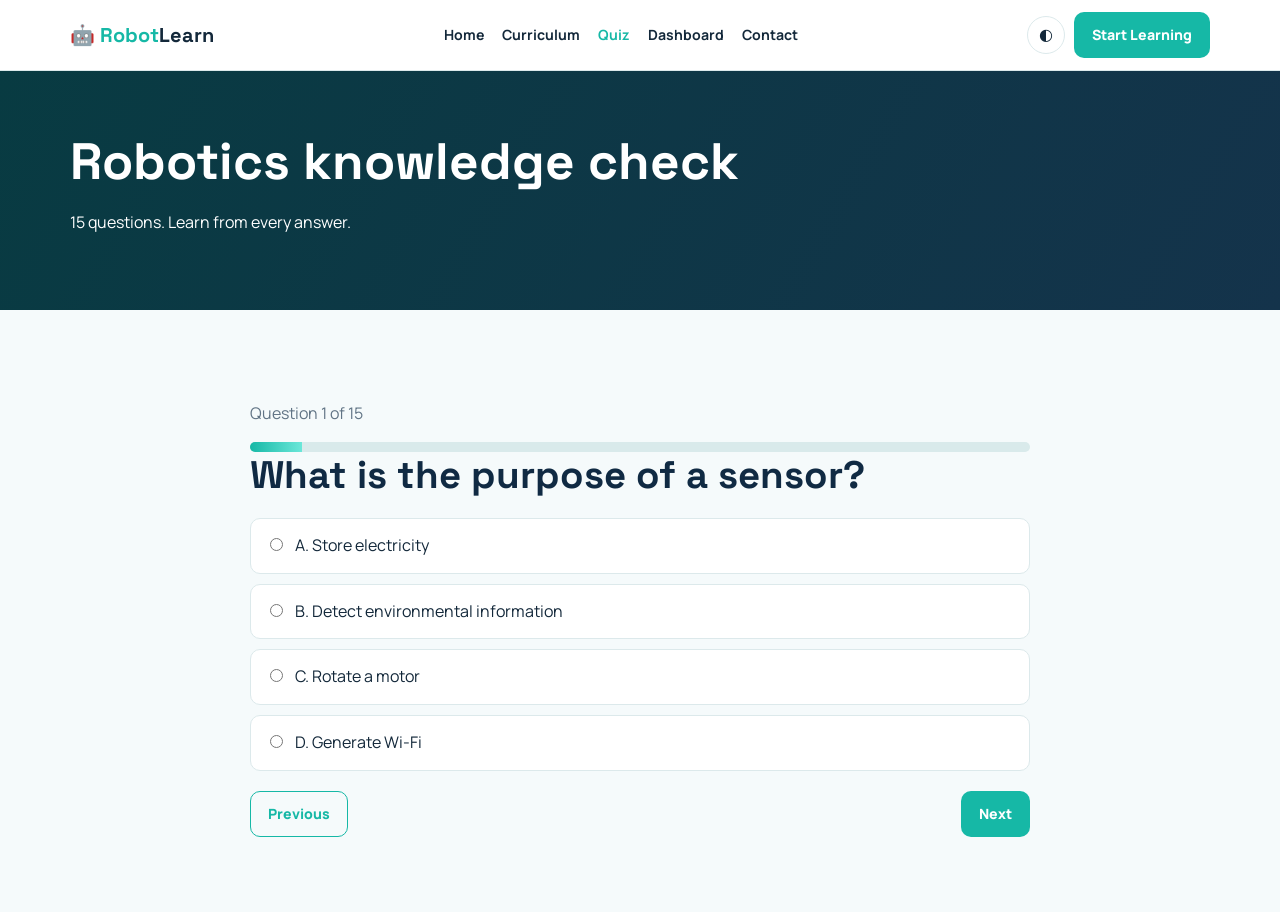
<file: quiz.html>
<!doctype html><html lang="en"><head><meta charset="utf-8"><meta name="viewport" content="width=device-width,initial-scale=1"><title>Robotics Quiz | RobotLearn</title><link rel="stylesheet" href="css/style.css"></head><body><nav class="navbar"><div class="container nav-container"><a class="logo" href="index.html">🤖 Robot<span>Learn</span></a><button class="menu-toggle">☰</button><ul class="nav-links"><li><a href="index.html">Home</a></li><li><a href="curriculum.html">Curriculum</a></li><li><a href="quiz.html">Quiz</a></li><li><a href="dashboard.html">Dashboard</a></li><li><a href="contact.html">Contact</a></li></ul><div class="nav-actions"><button class="theme-toggle">◐</button><a class="btn btn-primary" href="enroll.html">Start Learning</a></div></div></nav><header class="page-hero"><div class="container"><h1>Robotics knowledge check</h1><p>15 questions. Learn from every answer.</p></div></header><main class="section"><div class="container quiz-box" id="quiz"></div></main><script src="js/script.js"></script></body></html>
</file>
<file: css/style.css>
@import url('https://fonts.googleapis.com/css2?family=Manrope:wght@400;500;600;700;800&family=Space+Grotesk:wght@500;600;700&display=swap');
:root{--teal:#16b8a6;--deep:#082f35;--navy:#102a43;--orange:#ff9d38;--bg:#f5fafb;--surface:#fff;--ink:#13283a;--muted:#617485;--line:#dce9eb;--shadow:0 12px 35px #093a4120;--radius:18px}*{box-sizing:border-box}html{scroll-behavior:smooth}body{margin:0;background:var(--bg);color:var(--ink);font:16px/1.6 Manrope,Arial,sans-serif}body.dark{--bg:#0d1c25;--surface:#122833;--ink:#e7f6f7;--muted:#aabfc3;--line:#27444c;--navy:#e7f6f7;--shadow:0 12px 35px #0005}a{color:inherit;text-decoration:none}button,input,select,textarea{font:inherit}button{cursor:pointer}img{max-width:100%;display:block}.container{width:min(1140px,calc(100% - 36px));margin:auto}.navbar{position:sticky;z-index:20;top:0;background:color-mix(in srgb,var(--surface) 94%,transparent);backdrop-filter:blur(12px);border-bottom:1px solid var(--line)}.nav-container{min-height:70px;display:flex;align-items:center;gap:22px}.logo{font:700 1.25rem 'Space Grotesk';color:var(--teal);white-space:nowrap}.logo span{color:var(--ink)}.nav-links{display:flex;list-style:none;padding:0;margin:0 auto;gap:18px}.nav-links a{font-size:.88rem;font-weight:700}.nav-links a:hover,.nav-links .active{color:var(--teal)}.nav-actions{display:flex;gap:9px;align-items:center}.menu-toggle{display:none;border:0;background:transparent;font-size:1.4rem;color:var(--ink)}.theme-toggle{border:1px solid var(--line);border-radius:50%;background:var(--surface);width:38px;height:38px;color:var(--ink)}.btn{display:inline-flex;justify-content:center;align-items:center;gap:8px;padding:11px 17px;border:1px solid transparent;border-radius:10px;font-weight:800;font-size:.88rem;transition:.2s}.btn:hover{transform:translateY(-2px)}.btn-primary{background:var(--teal);color:#fff}.btn-accent{background:var(--orange);color:#17252d}.btn-outline{border-color:var(--teal);color:var(--teal);background:transparent}.btn.small{padding:7px 11px;font-size:.78rem}.hero{overflow:hidden;background:radial-gradient(circle at 75% 10%,#2bbfb27a,transparent 27%),linear-gradient(135deg,#073d43,#102a43);color:white;padding:88px 0}.hero-grid{display:grid;grid-template-columns:1.1fr .9fr;gap:40px;align-items:center}.eyebrow{display:inline-block;background:#52e2d225;color:#a6fff4;border:1px solid #63fff044;border-radius:50px;padding:6px 12px;font-size:.75rem;font-weight:800;letter-spacing:.06em;text-transform:uppercase}.hero h1{font:800 clamp(2.3rem,5vw,4.4rem)/1.05 'Space Grotesk';margin:18px 0}.hero p{max-width:620px;font-size:1.1rem;color:#d4eff0}.hero-actions{display:flex;gap:12px;flex-wrap:wrap;margin:28px 0}.hero-stats{display:grid;grid-template-columns:repeat(5,1fr);gap:10px;margin-top:40px}.stat{border-left:1px solid #ffffff44;padding-left:12px}.stat b{display:block;font:700 1.15rem 'Space Grotesk'}.stat span{font-size:.73rem;color:#c6e0e1}.robot-orb{aspect-ratio:1;border-radius:45% 55% 55% 45%;background:linear-gradient(135deg,#1bd1c0,#0b5b67);box-shadow:inset 0 0 50px #bdfff855,0 0 80px #1ce0cd40;display:grid;place-items:center;font-size:8rem;animation:float 5s ease-in-out infinite}.section{padding:75px 0}.section.alt{background:var(--surface)}.section-head{max-width:720px;margin:0 auto 35px;text-align:center}.section h2{font:700 clamp(1.8rem,3vw,2.7rem) 'Space Grotesk';line-height:1.2;margin:0 0 10px;color:var(--navy)}.muted{color:var(--muted)}.grid{display:grid;grid-template-columns:repeat(3,1fr);gap:18px}.card{background:var(--surface);border:1px solid var(--line);border-radius:var(--radius);padding:24px;box-shadow:var(--shadow)}.card:hover{transform:translateY(-4px);transition:.2s}.icon{font-size:1.65rem}.card h3{margin:11px 0 7px;font:700 1.05rem 'Space Grotesk'}.card p{color:var(--muted);font-size:.91rem}.card .btn{margin-top:12px}.process{display:grid;grid-template-columns:repeat(5,1fr);gap:10px;text-align:center}.process div{position:relative;padding:19px 10px;background:var(--surface);border:1px solid var(--line);border-radius:12px;font-weight:800;color:var(--teal)}.process div:not(:last-child):after{content:'→';position:absolute;right:-14px;top:17px;color:var(--orange);z-index:1;font-size:1.4rem}.split{display:grid;grid-template-columns:1fr 1fr;gap:34px;align-items:center}.architecture{display:grid;gap:11px}.layer{border-left:5px solid var(--teal);padding:13px 16px;background:var(--surface);border-radius:0 12px 12px 0;border-top:1px solid var(--line);border-right:1px solid var(--line);border-bottom:1px solid var(--line)}.layer b{display:block}.layer span{font-size:.88rem;color:var(--muted)}.page-hero{background:linear-gradient(120deg,#083b42,#14334b);color:white;padding:58px 0}.page-hero h1{font:700 clamp(2rem,4vw,3.2rem) 'Space Grotesk';margin:0 0 8px}.module{margin-bottom:12px;border:1px solid var(--line);border-radius:14px;background:var(--surface);overflow:hidden}.module summary{padding:18px 20px;display:flex;justify-content:space-between;gap:10px;cursor:pointer;font-weight:800}.module summary span{color:var(--teal);font-size:.85rem}.module-body{padding:0 20px 20px}.lesson{display:flex;justify-content:space-between;align-items:center;gap:10px;border-top:1px solid var(--line);padding:11px 0;color:var(--muted)}.lesson button{border:0;background:transparent;color:var(--teal);font-weight:800;text-align:left}.progress-wrap{background:#d9eaeb;border-radius:100px;height:10px;overflow:hidden}.progress-bar{height:100%;background:linear-gradient(90deg,var(--teal),#6be7d9);width:0;transition:width .5s}.notice{background:#e7fff9;color:#0a645c;border-radius:10px;padding:12px 15px;margin:15px 0}.form-card{max-width:760px;margin:auto;padding:30px;background:var(--surface);border:1px solid var(--line);border-radius:var(--radius);box-shadow:var(--shadow)}.form-grid{display:grid;grid-template-columns:1fr 1fr;gap:16px}.form-group{margin-bottom:15px}.form-group label{display:block;font-size:.87rem;font-weight:800;margin-bottom:6px}.form-group input,.form-group select,.form-group textarea{width:100%;padding:12px;border:1px solid var(--line);background:var(--bg);color:var(--ink);border-radius:9px}.form-group textarea{min-height:120px;resize:vertical}.error{color:#c13b3b;font-size:.8rem;margin-top:3px}.dashboard-grid{display:grid;grid-template-columns:1.2fr .8fr;gap:18px}.metric-grid{display:grid;grid-template-columns:repeat(2,1fr);gap:12px}.metric{padding:18px;border-radius:12px;background:var(--bg);border:1px solid var(--line)}.metric b{display:block;font-size:1.7rem;color:var(--teal)}.quiz-box{max-width:780px;margin:auto}.quiz-options{display:grid;gap:10px;margin:20px 0}.quiz-options label{padding:14px;border:1px solid var(--line);background:var(--surface);border-radius:10px;cursor:pointer}.quiz-options input{margin-right:9px}.quiz-actions{display:flex;justify-content:space-between;gap:8px}.certificate{max-width:900px;margin:auto;padding:55px 35px;text-align:center;background:#fffdf5;color:#1c3740;border:12px solid #d4a739;outline:2px solid #eee1a8;outline-offset:-20px}.certificate h1{font:700 3rem Georgia,serif;color:#165b62;margin:16px}.certificate .name{font:700 2.2rem Georgia,serif;color:#a77118;margin:10px}.faq details{padding:16px 18px;border:1px solid var(--line);background:var(--surface);border-radius:10px;margin-bottom:10px}.faq summary{font-weight:800;cursor:pointer}.footer{background:#092633;color:#b8d0d4;padding:45px 0 22px}.footer-grid{display:grid;grid-template-columns:2fr 1fr 1fr;gap:25px}.footer h3,.footer h4{color:#fff}.footer ul{list-style:none;padding:0}.footer li{margin:7px 0}.footer-bottom{border-top:1px solid #31515a;margin-top:25px;padding-top:18px;font-size:.85rem}.modal{position:fixed;inset:0;background:#001b2188;z-index:30;padding:18px;display:grid;place-items:center}.modal.hidden{display:none}.modal-content{position:relative;width:min(650px,100%);max-height:90vh;overflow:auto;background:var(--surface);padding:30px;border-radius:18px}.modal-close{position:absolute;right:14px;top:12px;border:0;background:none;font-size:1.5rem;color:var(--ink)}.search{position:relative}.search-results{position:absolute;right:0;top:44px;width:270px;background:var(--surface);border:1px solid var(--line);border-radius:10px;box-shadow:var(--shadow);padding:7px;z-index:25}.search-results a{display:block;padding:8px;font-size:.83rem}.search-results a:hover{background:var(--bg)}.hidden{display:none!important}.toast{position:fixed;right:20px;bottom:20px;z-index:50;background:#083b42;color:white;padding:13px 17px;border-radius:10px;box-shadow:var(--shadow)}:focus-visible{outline:3px solid var(--orange);outline-offset:3px}@keyframes float{50%{transform:translateY(-13px) rotate(3deg)}}@media(max-width:900px){.nav-links{gap:12px}.hero-grid,.split,.dashboard-grid{grid-template-columns:1fr}.hero-grid>div:last-child{display:none}.grid{grid-template-columns:repeat(2,1fr)}}@media(max-width:700px){.nav-container{flex-wrap:wrap;padding:10px 0}.menu-toggle{display:block;margin-left:auto}.nav-actions .btn{display:none}.nav-links{display:none;order:3;width:100%;flex-direction:column;gap:0}.nav-links.open{display:flex}.nav-links a{display:block;padding:8px}.search{display:none}.hero{padding:65px 0}.hero-stats{grid-template-columns:repeat(2,1fr)}.grid,.form-grid,.footer-grid{grid-template-columns:1fr}.process{grid-template-columns:1fr}.process div:not(:last-child):after{content:'↓';right:auto;top:auto;bottom:-18px;left:48%}.section{padding:55px 0}.certificate{padding:38px 18px}.certificate h1{font-size:2.1rem}}@media(prefers-reduced-motion:reduce){*,*:before,*:after{scroll-behavior:auto!important;animation:none!important;transition:none!important}}
</file>
